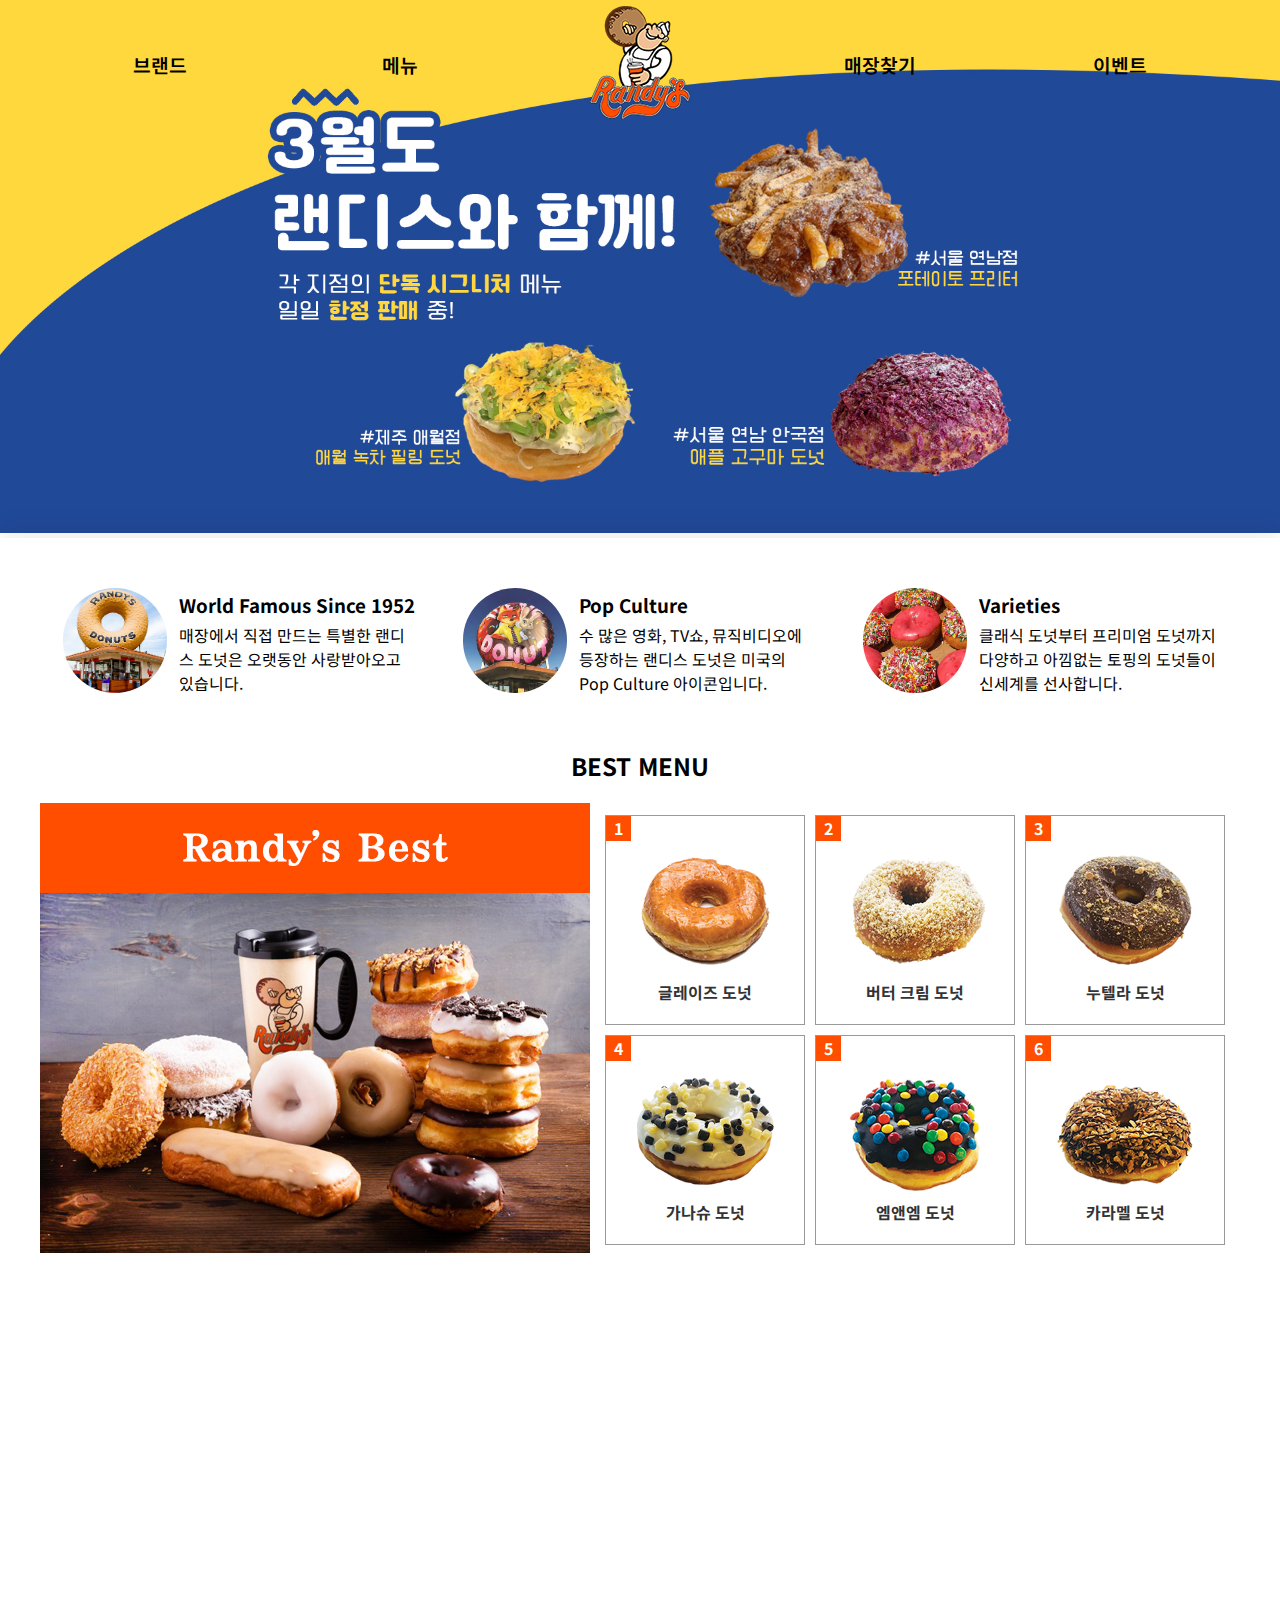
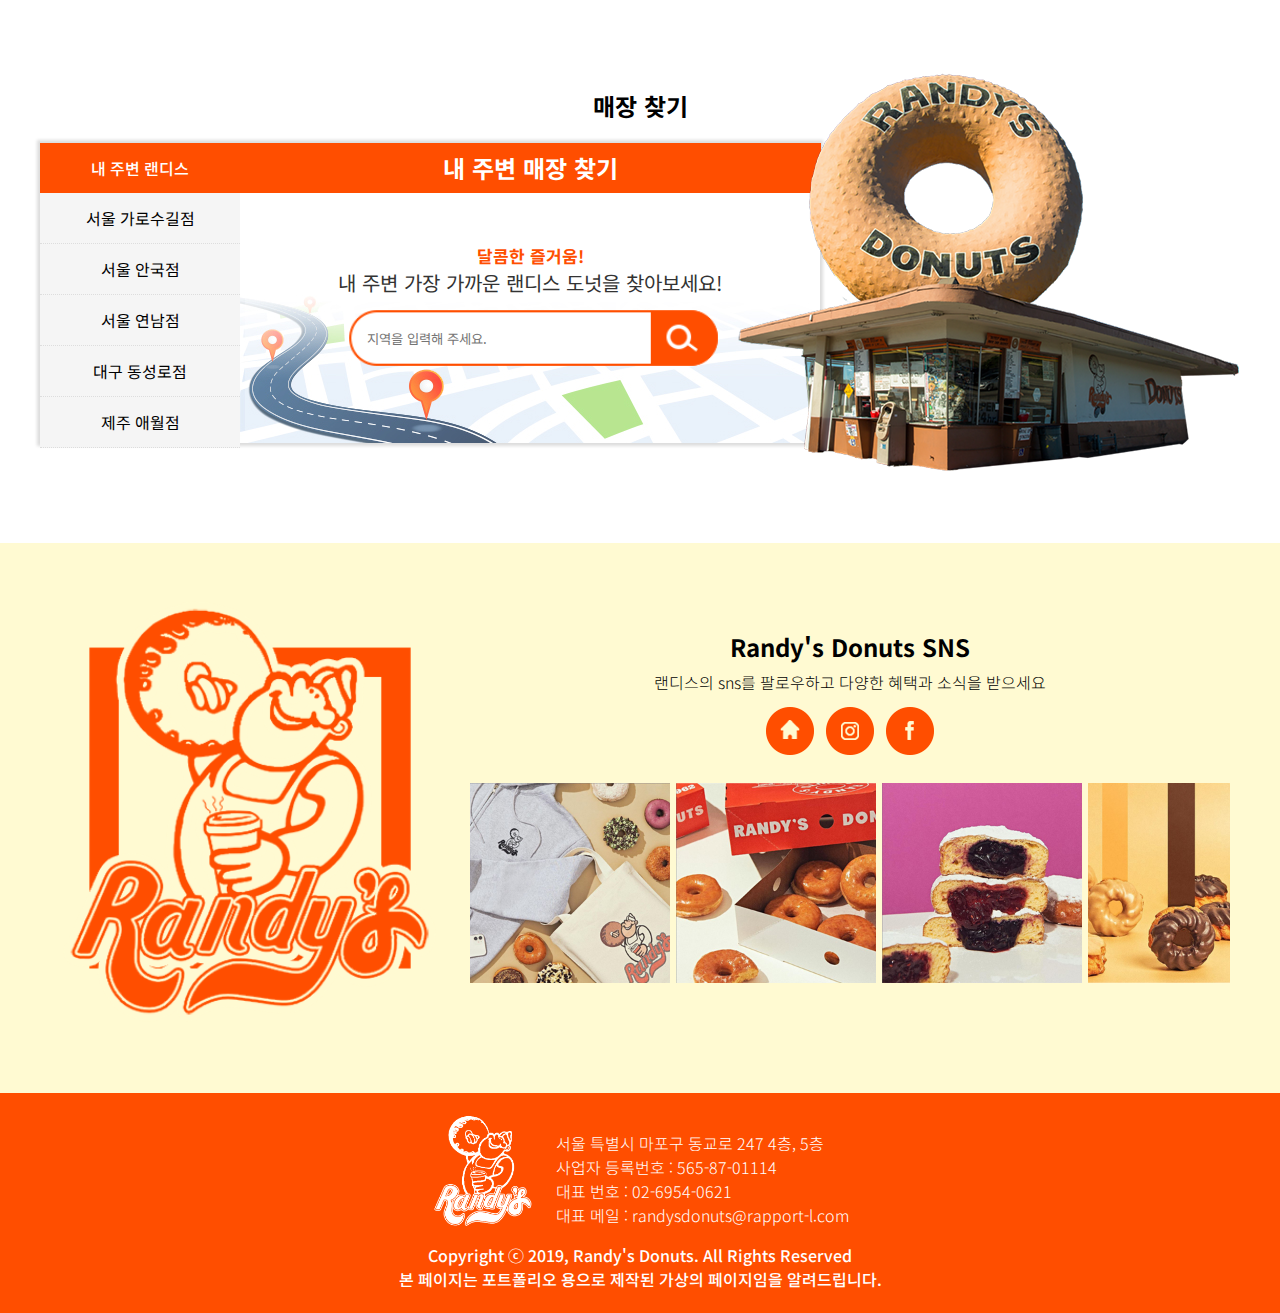
<file: index.html>
<!doctype html>
<html lang="ko">
    <head>
        <title>Randy's Donuts(포트폴리오 페이지)</title>
        <meta charset="utf-8">
        <meta name="viewport" content="width=device-width, initial-scale=1">
        <link href="https://fonts.googleapis.com/css2?family=Noto+Sans+KR:wght@100;300;400;500;700;900&display=swap" rel="stylesheet">
        <link rel="stylesheet" href="css/donut.css" type="text/css">
        <script src="https://ajax.googleapis.com/ajax/libs/jquery/3.5.1/jquery.min.js"></script>
        <script src="js/donut.js"></script>

    </head>
    <body>
        <!--헤더 영역-->
        <header>
            <div class="mobile_logo">
                <img src="img/small_logo.png" alt="randy's donuts logo" onclick="location.href='./index.html'" />
            </div>
            <ul class="pc_nav">
                <li><a href="./sub_brandstory.html">브랜드</a></li>
                <li><a href="./sub_menu.html">메뉴</a></li>
                <li>
                    <img src="img/logo.png" alt="randy's donuts logo" id="big_logo" onclick="location.href='./index.html'"/>
                    <img src="img/small_logo.png" alt="randy's donuts logo" id="small_logo" onclick="location.href='./index.html'"/>
                </li>
                <li><a href="./sub_store.html">매장찾기</a></li>
                <li><a href="./sub_event.html">이벤트</a></li>
            </ul>
        </header>
        <!--콘텐츠 영역-->
        <main>
            <!--메인 슬라이드 영역-->
            <div class="slider_wrap">
                <!--slider_wrap안에 item과 똑같은 컨텐츠를 넣음으로써 반응형height값 지정-->
                    <img src="img/slider1.jpg" alt="3월도 랜디스와 함께! 각 지점의 단독 시그니처 메뉴 일일 한정 판매 중!" class="slidepc"/>
                    <img src="img/slider1_res.jpg" alt="3월도 랜디스와 함께! 각 지점의 단독 시그니처 메뉴 일일 한정 판매 중!" class="slideres"/>
                    <img src="img/slider1_m.jpg" alt="3월도 랜디스와 함께! 각 지점의 단독 시그니처 메뉴 일일 한정 판매 중!" class="slidemo"/>
                    <img src="img/370slider1.jpg" alt="3월도 랜디스와 함께! 각 지점의 단독 시그니처 메뉴 일일 한정 판매 중!" class="slider370"/>
            <ul class="mslider">
                <li class="item">
                    <img src="img/slider1.jpg" alt="3월도 랜디스와 함께! 각 지점의 단독 시그니처 메뉴 일일 한정 판매 중!" class="slidepc"/>
                    <img src="img/slider1_res.jpg" alt="3월도 랜디스와 함께! 각 지점의 단독 시그니처 메뉴 일일 한정 판매 중!" class="slideres"/>
                    <img src="img/slider1_m.jpg" alt="3월도 랜디스와 함께! 각 지점의 단독 시그니처 메뉴 일일 한정 판매 중!" class="slidemo"/>
                    <img src="img/370slider1.jpg" alt="3월도 랜디스와 함께! 각 지점의 단독 시그니처 메뉴 일일 한정 판매 중!" class="slider370"/>
                </li>
                <li class="item">
                    <img src="img/slider3.jpg" alt="랜디스 도넛 5호점 오픈 서울 안국점 서울 종로구 재동 107-1, 1층" class="slidepc"/>
                    <img src="img/slider3_res.jpg" alt="랜디스 도넛 5호점 오픈 서울 안국점 서울 종로구 재동 107-1, 1층" class="slideres"/>
                    <img src="img/slider3_m.jpg" alt="랜디스 도넛 5호점 오픈 서울 안국점 서울 종로구 재동 107-1, 1층" class="slidemo"/>
                    <img src="img/370slider2.jpg" alt="랜디스 도넛 5호점 오픈 서울 안국점 서울 종로구 재동 107-1, 1층" class="slider370"/>
                </li>
                <li class="item">
                    <img src="img/slider2.jpg" alt="랜디스 도넛 굿즈 증정 이벤트 랜디스만의 특별한 굿즈를 얻을 기회 놓치지 마세요!" class="slidepc"/>
                    <img src="img/slider2re.jpg" alt="랜디스 도넛 굿즈 증정 이벤트 랜디스만의 특별한 굿즈를 얻을 기회 놓치지 마세요!" class="slideres"/>
                    <img src="img/slider2_m.jpg" alt="랜디스 도넛 굿즈 증정 이벤트 랜디스만의 특별한 굿즈를 얻을 기회 놓치지 마세요!" class="slidemo"/>
                    <img src="img/370slider3.jpg" alt="랜디스 도넛 굿즈 증정 이벤트 랜디스만의 특별한 굿즈를 얻을 기회 놓치지 마세요!" class="slider370"/>
                </li>
            </ul>
            </div>
            <!--이벤트 영역-->
            <div class="event">
                <div class="bs_wrap">
                    <div class="bs">
                        <div class="bs_img">
                            <img src="img/worldfamous.jpg" alt="since1952"/>
                        </div>
                        <div class="bs_txt">
                            <h3>World Famous Since 1952</h3>
                            <p>매장에서 직접 만드는 특별한 랜디스 도넛은 오랫동안 사랑받아오고 있습니다.</p>
                        </div>
                    </div>
                    <div class="bs">
                        <div class="bs_img">
                            <img src="img/popculture.jpg" alt="popculture"/>
                        </div>
                        <div class="bs_txt">
                            <h3>Pop Culture</h3>
                            <p>수 많은 영화, TV쇼, 뮤직비디오에 등장하는 랜디스 도넛은 미국의 Pop Culture 아이콘입니다.</p>
                        </div>
                    </div>
                    <div class="bs">
                        <div class="bs_img">
                            <img src="img/varieties.jpg" alt="varieties"/>
                        </div>
                        <div class="bs_txt">
                            <h3>Varieties</h3>
                            <p>클래식 도넛부터 프리미엄 도넛까지 다양하고 아낌없는 토핑의 도넛들이 신세계를 선사합니다.</p>
                        </div>
                    </div>
                </div>
            </div>
            <!--메뉴 영역-->
            <div class="menu">
                <div class="menu_tit">
                    <h2>BEST MENU</h2>
                </div>
                <div class="menu_con">
                    <div class="menu_sig" onclick="location.href='./sub_menu.html'">
                        <img src="img/best.jpg" alt="randy's best menu"/>
                    </div>
                    <div class="menu_sub">
                        <div class="me" onclick="location.href='./sub_menu.html'">
                            <div class="menu_num">1</div>
                            <img src="img/index_menu/1.png" alt="글레이즈 도넛"/>
                            <div class="menu_name">글레이즈 도넛</div>
                        </div>
                        <div class="me" onclick="location.href='./sub_menu.html'">
                            <div class="menu_num">2</div>
                            <img src="img/index_menu/2.png" alt="버터 크림 도넛"/>
                            <div class="menu_name">버터 크림 도넛</div>
                        </div>
                        <div class="me" onclick="location.href='./sub_menu.html'">
                            <div class="menu_num">3</div>
                            <img src="img/index_menu/3.png" alt="누텔라 도넛"/>
                            <div class="menu_name">누텔라 도넛</div>
                        </div>
                        <div class="me" onclick="location.href='./sub_menu.html'">
                            <div class="menu_num">4</div>
                            <img src="img/index_menu/4.png" alt="가나슈 도넛"/>
                            <div class="menu_name">가나슈 도넛</div>
                        </div>
                        <div class="me" onclick="location.href='./sub_menu.html'">
                            <div class="menu_num">5</div>
                            <img src="img/index_menu/5.png" alt="엠앤엠 도넛"/>
                            <div class="menu_name">엠앤엠 도넛</div>
                        </div>
                        <div class="me" onclick="location.href='./sub_menu.html'">
                            <div class="menu_num">6</div>
                            <img src="img/index_menu/6.png" alt="카라멜 코코넛 도넛"/>
                            <div class="menu_name">카라멜 도넛</div>
                        </div>
                    </div>
                </div>
            </div>
            <!--parallax-->
            <div class="parallaxbg">
                <h2>Have FUN with Randys!</h2>
            </div>
            <!--매장 찾기-->
            <div class="store">
                <div class="store_tit">
                    <h2>매장 찾기</h2>
                </div>
                <div class="search">
                    <ul class="tab_Menu">
                        <li class="tabMenu current">
                            <div class="tab_go">내 주변 랜디스</div>
                            <div id="tabContent01" class="tabPage">
                                <div class="store_top">
                                    <h2>내 주변 매장 찾기</h2>
                                </div>
                                <div class="location_txt">
                                    <p>달콤한 즐거움!</p>
                                    <p>내 주변 가장 가까운 랜디스 도넛을 찾아보세요!</p>
                                </div>
                                <div class="location_form">
                                    <img src="img/search_form.png" alt="매장 찾기"/>
                                    <form>
                                        <input type="text" id="location" name="location" placeholder="지역을 입력해 주세요.">
                                    </form>
                                    <div class="location_ok" onclick="location.href='./sub_store.html'"></div>
                                    <div class="location_form_txt" onclick="location.href='./sub_store.html'">매장 찾기</div>
                                </div>
                            </div>
                        </li>
                        <li class="tabMenu">
                            <div class="tab_go">서울 가로수길점</div>
                            <div class="tabPage">
                                <div class="store_top">
                                    <h2>서울 가로수길점</h2>
                                </div>
                                <div class="store_img">
                                    <img src="img/garosu.jpg" alt="랜디스 도넛 서울 가로수길점"/>
                                </div>
                                <div class="store_txt">
                                    <ul>
                                        <li>주소</li>
                                        <li>서울 특별시 강남구 도산대로 15길 16</li>
                                        <li>영업시간</li>
                                        <li>월 ~ 일 / AM11:00 - PM21:00</li>
                                        <li>전화번호</li>
                                        <li>02-511-3255</li>
                                        <li>주차</li>
                                        <li>불가능</li>
                                    </ul>
                                </div>
                            </div>
                        </li>
                        <li class="tabMenu">
                            <div class="tab_go">서울 안국점</div>
                            <div class="tabPage">
                                <div class="store_top">
                                    <h2>서울 안국점</h2>
                                </div>
                                <div class="store_img">
                                    <img src="img/angug.jpg" alt="랜디스 도넛 서울 안국점"/>
                                </div>
                                <div class="store_txt">
                                    <ul>
                                        <li>주소</li>
                                        <li>서울 특별시 종로구 북촌동 3, 1층(재동)</li>
                                        <li>영업시간</li>
                                        <li>월 ~ 일 / AM11:00 - PM21:00</li>
                                        <li>전화번호</li>
                                        <li>02-747-0621</li>
                                        <li>주차</li>
                                        <li>불가능</li>
                                    </ul>
                                </div>
                            </div>
                        </li>
                        <li class="tabMenu">
                            <div class="tab_go">서울 연남점</div>
                            <div class="tabPage">
                                <div class="store_top">
                                    <h2>서울 연남점</h2>
                                </div>
                                <div class="store_img">
                                    <img src="img/yeon.jpg" alt="랜디스 도넛 서울 연남점"/>
                                </div>
                                <div class="store_txt">
                                    <ul>
                                        <li>주소</li>
                                        <li>서울 특별시 마포구 동교로 247</li>
                                        <li>영업시간</li>
                                        <li>월 ~ 일 / AM11:00 - PM21:00</li>
                                        <li>전화번호</li>
                                        <li>02-322-0621</li>
                                        <li>주차</li>
                                        <li>불가능</li>
                                    </ul>
                                </div>
                            </div>
                        </li>
                        <li class="tabMenu">
                            <div class="tab_go">대구 동성로점</div>
                            <div class="tabPage">
                                <div class="store_top">
                                    <h2>대구 동성로점</h2>
                                </div>
                                <div class="store_img">
                                    <img src="img/dong.jpg" alt="랜디스 도넛 대구 동성로점"/>
                                </div>
                                <div class="store_txt">
                                    <ul>
                                        <li>주소</li>
                                        <li>대구 광역시 중구 공평동 동성로 6길 56</li>
                                        <li>영업시간</li>
                                        <li>월 ~ 일 / AM11:00 - PM21:00</li>
                                        <li>전화번호</li>
                                        <li>053-255-1222</li>
                                        <li>주차</li>
                                        <li>불가능</li>
                                    </ul>
                                </div>
                            </div>
                        </li>
                        <li class="tabMenu">
                            <div class="tab_go">제주 애월점</div>
                            <div class="tabPage">
                                <div class="store_top">
                                    <h2>제주 애월점</h2>
                                </div>
                                <div class="store_img">
                                    <img src="img/aewol.jpg" alt="랜디스 도넛 제주 애월점"/>
                                </div>
                                <div class="store_txt">
                                    <ul>
                                        <li>주소</li>
                                        <li>제주도 제주시 애월읍 애월리 2471</li>
                                        <li>영업시간</li>
                                        <li>월 ~ 일 / AM10:00 - PM19:00</li>
                                        <li>전화번호</li>
                                        <li>064-799-0610</li>
                                        <li>주차</li>
                                        <li>가능</li>
                                    </ul>
                                </div>
                            </div>
                        </li>
                    </ul>
                </div>
                <div class="building">
                    <img src="img/building.png" alt="randy's building"/>
                </div>
            </div>
            <!--sns-->
            <div class="sns_wrap">
                <div class="sns">
                    <div class="main_sns">
                        <img src="img/fatboy.png" alt="randy's fatboy"/>
                    </div>
                    <div class="sub_sns">
                        <div class="re_sns">
                            <img src="img/fatboy.png" alt="randy's fatboy" />
                        </div>
                        <div class="sns_up">
                            <div class="sns_tit">
                                <h2>Randy's Donuts SNS</h2>
                                <p>랜디스의 sns를 팔로우하고 다양한 혜택과 소식을 받으세요</p>
                            </div>
                            <div class="sns_icon">
                                <div class="icon">
                                    <img src="img/home.png" alt="randy's donuts official home" onclick="window.open('http://randysdonuts.com/')"/>
                                </div>
                                <div class="icon">
                                    <img src="img/instagram.png" alt="randy's donuts instagram" onclick="window.open('https://www.instagram.com/randysdonuts1952kr/')"/>
                                </div>
                                <div class="icon">
                                    <img src="img/facebook.png" alt="randy's donuts facebook" onclick="window.open('https://www.facebook.com/randysdonutskr')"/>
                                </div>
                            </div>
                        </div>
                        
                        <div class="sns_ani_wrap">
                        <ul class="sns_pic">
                            <li class="insta">
                                <img src="img/sns/pic9.jpg" alt="instadonut"/>
                            </li>    
                            <li class="insta">
                                <img src="img/sns/pic8.jpg" alt="instadonut"/>
                            </li>
                            <li class="insta">
                                <img src="img/sns/pic10.jpg" alt="instadonut"/>
                            </li>
                            <li class="insta">
                                <img src="img/sns/pic4.jpg" alt="instadonut"/>
                            </li>
                            <li class="insta">
                                <img src="img/sns/pic2.jpg" alt="instadonut"/>
                            </li>
                            <li class="insta">
                                <img src="img/sns/pic1.jpg" alt="instadonut"/>
                            </li>
                            <li class="insta">
                                <img src="img/sns/pic3.jpg" alt="instadonut"/>
                            </li>
                            <li class="insta">
                                <img src="img/sns/pic6.jpg" alt="instadonut"/>
                            </li>
                            <li class="insta">
                                <img src="img/sns/pic7.jpg" alt="instadonut"/>
                            </li>
                            <li class="insta">
                                <img src="img/sns/pic5.jpg" alt="instadonut"/>
                            </li>
                            <li class="insta">
                                <img src="img/sns/pic9.jpg" alt="instadonut"/>
                            </li>
                            <li class="insta">
                                <img src="img/sns/pic8.jpg" alt="instadonut"/>
                            </li>
                            <li class="insta">
                                <img src="img/sns/pic10.jpg" alt="instadonut"/>
                            </li>
                            <li class="insta">
                                <img src="img/sns/pic4.jpg" alt="instadonut"/>
                            </li>
                        </ul>
                        </div>
                    </div>
                </div>
            </div>
            <!--sns끝-->
        </main>
        <footer>
            <div class="footer_content">
                <div class="footer_img">
                    <img src="img/white_logo.png" alt="footer logo"/>
                </div>
                <div class="footer_txt">
                    <p>서울 특별시 마포구 동교로 247 4층, 5층</p>
                    <p>사업자 등록번호 : 565-87-01114</p>
                    <p>대표 번호 : 02-6954-0621</p>
                    <p>대표 메일 : randysdonuts@rapport-l.com</p>
                </div>
                <div class="footer_copy">
                    <p>Copyright ⓒ 2019, Randy's Donuts. All Rights Reserved</p>
                    <p>본 페이지는 포트폴리오 용으로 제작된 가상의 페이지임을 알려드립니다.</p>
                </div>
            </div>
            
            <div class="top_btn">
                <div class="top_tri"></div>
            </div>
        </footer>
    </body>
</html>
</file>
<file: css/donut.css>
*{
    margin: 0;
    padding: 0;
    box-sizing: border-box;
    font-family: 'Noto Sans KR', sans-serif;
}
ul, li{list-style-type: none;}
a{color: #333; text-decoration: none;}
img{width: 100%; }

/*default_1280~1920*/
/*헤더 영역*/
header{
    width: 100%;
    height: 130px;
    position:absolute;
    z-index: 999;
    transition: all 0.2s ease-in-out;
}
.fixed{
    position: fixed; 
    background: white; 
    transition: 0.5s; 
    background: white;
    border-bottom: 1px solid #ccc;
}
.fixed .pc_nav>li>a{color: black;}
.mobile_logo{display: none;}
header>.pc_nav{
    display: flex;
    width: 1200px;
    height: 100%;
    justify-content: space-around;
    align-items: center;
    margin: 0 auto;
    padding: 10px 0;
}
.pc_nav>li{
    font-size:1.2rem;
    font-weight: 600;
    text-align:center;
    width: 100px;
}
.pc_nav>li>a{
    color: #000;
    padding: 10px 12px;
}
.pc_nav>li:nth-child(3){cursor:pointer;}
#small_logo{display:none;}

/*콘텐츠 영역*/
main{
    width: 100%;
    display: flex;
    flex-wrap: wrap;
    justify-content: center;
}
/*메인 슬라이드 영역*/
.slider_wrap{
    width:100%;
    position: relative;    
    overflow: hidden;
    min-height:334px;
}
.mslider{
    width: 300%;
    position: absolute; 
    top: 0px;
    left: 0px;
    display: flex;
}
.mslider>li{float: left;}
.item img{
    display: block;
}
.slideres{display:none !important;}
.slidemo{display:none !important;}
.slider370{display:none !important;}

/*
.sliderbtn{
    position:absolute;
    bottom: 25px;
    left: 50%;
    transform:translateX(-50%);
}
.slider_circle{
    width: 15px;
    height: 15px;
    border-radius: 15px;
    background: #ccc;
    float: left;
    margin-right: 10px;
    cursor:pointer;
}
.slider_circle:last-child{margin-right: 0;}
.slider_circle:hover{background: #aaa;}
*/
/*이벤트 영역*/
.event{
    width: 100%;
    margin: 0 auto;
    position: relative;
    margin-bottom: 50px;
    padding-top: 50px;
    box-shadow: 0 -15px 18px 0px rgb(0 0 0 / 5%);

}
.bs_wrap{
    width: 1200px;
    margin:0 auto;
    display: flex;
    justify-content: space-evenly;
    align-items: center;
}
.bs{
    width: 400px;
    display: flex;
    flex-direction:row;
    align-items: center;
    padding: 0 23px;
}
.bs_img{
    width: 150px;
    border-radius: 200px;
}
.bs_img>img{
    border-radius: 200px;
}
.bs_txt{
    width:100%;
    padding-left:12px;
}
.bs_txt>h3{
    margin-bottom:5px;
}
/*메뉴 영역*/
.menu{
    width: 1200px;
    margin-bottom: 50px;
}
.menu_tit{
    text-align:center;
    margin-bottom: 20px;
}
.menu_con{
    width: 1200px;
    display: flex;
}
.menu_sig{
    width: 550px;
    min-height:200px;
    cursor: pointer;
    /*
    background: pink;
    background-image: url(../img/best.jpg);
    background-position: center center;
    background-size: cover;
    */
}
.menu_sub{
    width:650px;
    display:flex;
    flex-wrap: wrap;
    align-content: center;
    justify-content: center;
}
.me{
    width:200px;
    height: 210px;
    background: white;
    margin-right:10px;
    position:relative;
    border: 1px solid #999;
    cursor: pointer;
}
.me:nth-child(3n){margin-right:0;}
.me:nth-of-type(1){margin-bottom:10px;}
.menu_num{
    position:absolute;
    top:0px;
    left: 0px;
    width: 25px;
    height: 25px;
    background-color: #ff4e00;
    color: white;
    text-align: center;
    line-height: 24px;
    font-weight: bold;
}
.menu_name{
    position:absolute;
    width: 100%;
    bottom: 20px;
    left: 50%;
    transform: translateX(-50%);
    text-align: center;
    color: #333;
    font-weight: bold;
}
/*parallaxbg*/
.parallaxbg{
    width:100%;
    height: 300px;
    background-image: url(../img/pa.jpg);
    background-size: cover;
    background-position: center center;
    background-attachment: fixed;
    display: flex;
    justify-content: center;
    align-items: center;
    color: white;
    margin-bottom: 80px;
}
/*매장찾기 영역*/
.store{
    width: 1200px;
    position: relative;
    margin-bottom: 100px;
}
.store_tit{
    text-align: center;
    margin-bottom:20px;
}
.building{
    position:absolute;
    width: 502px;
    height: 400px;
    bottom: -30px;
    right: 0px;
    z-index:1;
    background: url('../img/building.png') no-repeat center center;
}
.building>img{display:none;}
.search{
    width: 780px;
    float: left;
    height:300px;
    display: flex;
    box-shadow: 0 0 3px 3px #ddd;
    position:relative;
}
.tabMenu {
    width: 200px;
    text-align: center;
    cursor: pointer;
    background: #f5f5f5;
    border-bottom: 1px dotted #ddd;
}
.tab_go { 
    color: #000000; 
    font-weight: 400;
    height: 50px;
    line-height: 50px;
}

.current { 
    background-color: #ff4e00; 
    border-bottom:hidden; 
    transition: all 0.3s linear;
}
.current>div{z-index: 1;}
.current>.tab_go {color: white; font-weight: 500;}
current::before{
    content:"";
    position:absolute;
    width:0;
    height:0;
    border-left: 21px solid white;
    border-top: 26px solid transparent;
    border-bottom: 26px solid transparent;
    top:-1px;
    left:0px;
}
.current::after{
    content:"";
    position:absolute;
    height:50px;
    background: #ff4e00;
    top: 0px;
    right: -1px;
    width: 1px;
}
.tabPage{
    width: 580px; 
    height: 300px;
    border-top: 0px;
    background: #ff4e00;
    position: absolute;
    top: 0px;
    right: 0px;
}
#tabContent01{
    background:url(../img/store1.jpg) no-repeat center center / cover;
}
.location_txt{
    text-align: center;
    padding-top: 50px;
    margin-bottom: 12px;
    color:#333; 
    font-size: 20px;
}
.location_txt>p:first-child{color: #ff4e00; font-weight: bold; font-size: 17px;}
.location_form{
    width: 65%;
    margin: 0 auto;
    padding-left: 6px;
    position: relative;
}
.location_form>form{
    width: 280px; 
    height: 45px;
    position: absolute;
    top: 7px;
    left: 25px;
}
.location_form input{
    border: none;
    height: 45px;
    width: 280px;
    color: dimgray;
}
.location_ok{
    position:absolute;
    width: 70px;
    height: 58px;
    border-radius: 0 25px 25px 0;
    cursor: pointer;
    top:0;
    right: 0;
}
.location_form_txt{display: none;}
.store_top{
    width:100%;
    height: 50px;
    color: white;
    text-align: center;
    line-height: 49px;
    background:#ff4e00;
}
.store_img{
    width: 250px;
    height: 250px;
    padding: 15px;
    float: left;
}
.store_txt{
    width: 330px;
    height: 250px;
    float: left;
    background: #fffad2;
    display: flex;
    align-items: center;
    text-align: start;
    padding: 20px;
}
.store_txt>ul{width: 330px;}
.store_txt>ul>li:nth-child(2n-1){font-weight: 500; color: #111; }
.store_txt>ul>li:nth-child(2n){margin-bottom: 6px; color: #333; font-weight: 300;}
/*sns 영역*/
.sns_wrap{
    width:100%;
    background:#fffad2;
    padding:50px 0 100px 0;
    display: flex;
    justify-content: center;
    overflow-x: hidden;
}
.sns{
    width:1200px;
    height: 400px;
    display:flex;
}
.main_sns{
    width: 35%;
    height: 100%;
    position: relative;
}

.sub_sns{
    width: 65%;
    height: 100%;
    padding: 10px;
    display: flex;
    flex-wrap:wrap;
    align-items: flex-end;
    justify-content:center;
}
.re_sns{display: none;}
.sns_tit{
    width: 100%;
    text-align: center;
    margin-bottom: 12px;
}
.sns_tit>p{
    font-weight: 300;
    margin-top: 6px;
}
.sns_icon{
    justify-content: center;
    display: flex;
    width:100%;
}
.icon{
    width: 50px; 
    height: 50px; 
    border-radius:25px;
    margin-right:10px;
    cursor: pointer;
}
.icon:last-child{margin-right:0;}
.sns_ani_wrap{
    width: 800px;
    position: relative;
    height: 200px;
    overflow: hidden;
}
.sns_pic{
    display:flex;  
    position: absolute;
    top:0px;
    left: 0px;
    animation: infinite sns 28s 0.5s linear;
    -webkit-animation: infinite sns 28s 0.5s linear;
    -mos-animation: infinite sns 28s 0.5s linear;
    -o-animation: infinite sns 28s 0.5s linear;
    -ms-animation: infinite sns 28s 0.5s linear;
}
@keyframes sns{
    from{left:0px;}
    to{left: -2060px;}
}
@-webkit-keyframes sns{
    from{left:0px;}
    to{left: -2060px;}
}
@-moz-keyframes sns{
    from{left:0px;}
    to{left: -2060px;}
}
@-ms-keyframes sns{
    from{left:0px;}
    to{left: -2060px;}
}
@-o-keyframes sns{
    from{left:0px;}
    to{left: -2060px;}
}
.sns_pic:hover{
    animation-play-state: paused;
}

.insta{
    max-width: 200px; 
    height: 200px; 
    margin-right: 6px; 
    float: left; 
    cursor:pointer;
}
.insta>img{
    width: 200px;
    height: 200px;
}
/*footer*/
footer{
    width: 100%;
    height: 220px;
    background:#ff4e00;
}
.footer_content{
    max-width: 1200px;
    margin: 0 auto;
    height: 220px;
    display: flex;
    flex-direction: row;
    flex-wrap:wrap;
    justify-content: center;
    align-content: center;
    align-items: center;
    color: white;
}
.footer_img{
    width: 100px;
    margin-right: 24px;
    margin-bottom: 10px;
}
.footer_txt{font-weight: 300;}
.footer_copy{
    width: 100%;
    text-align: center;
    font-weight:500;
}

/*top버튼*/
.top_btn{
    position:fixed;
    bottom: 30px;
    right: 30px;
    width: 40px;
    height: 40px;
    background: rgba(255,150,0,0.5);
    cursor:pointer;
    z-index: 10;
    color: white;
    font-weight: bold;
}
.top_tri{
    position: absolute;
    width: 0px;
    height: 0px;
    border-bottom: 10px solid #fff;
    border-left: 6px solid transparent;
    border-right: 6px solid transparent;
    top: 50%;
    left: 50%;
    transform: translate(-53%,-60%);
    z-index:10;
    user-select: none;
}


/*반응형 시작(기본1280~1920)*/

/*(1024~1280)*/
@media only screen and (max-width: 1279px){
    header{height: 110px;}
    header>.pc_nav{width: 100%; padding: 10px 0 4px 0;}
    .pc_nav img{width: 80px;}
    .slideres{display: block !important;}
    .slidepc{display:none !important;}
    .bs_wrap{width:100%;}
    .bs{padding: 0 12px;}
    .menu{width: 100%;}
    .menu_tit{width:100%;}
    .menu_con{width: 100%; justify-content: center; padding: 10px;}
    .menu_sub{padding-left: 10px;}
    .me{width: 32%; height: auto;}
    .me:nth-child(2){margin-bottom: 10px;}
    .me:nth-child(3){margin-bottom: 10px;}
    .menu_name{bottom: 15px;}
    .parallaxbg{height: 260px;}
    .building{display: none;}
    .search{float:none; margin: 0 auto;}
    .main_sns>img{position:absolute; bottom: -38px; min-width:370px;}
    .top_btn{right: 20px; bottom: 20px;}
}

/*(768~1024)*/
@media only screen and (max-width:1023px){
    header{height: 70px;}
    header>.pc_nav{padding: 0;}
    .pc_nav a{font-size: 1rem;}
    #big_logo{display:none;}
    #small_logo{display:block;}
    .pc_nav img{width:100%;}
    .bs{flex-direction: column;}
    .bs_txt>h3{text-align: center;}
    .menu_sig{display: none; }
    .menu_sub{width: 100%; padding-left: 0px;}
    .parallaxbg{height: 170px;}
    .store{width: 100%;}
    .search{width: 676px;}
    .tabMenu{width: 160px;}
    .tabPage{width: 516px;}
    .store_txt{width: 266px; padding: 12px; font-size: 15px;}
    .location_form input{height: 43px; width: 248px;}
    .location_form>form{ top: 5px; left: 10px;}
    .sns{width: 100%; height: auto; flex-direction: column; align-items: center;}
    .main_sns{display: none;}
    .sub_sns{width: 90%; align-items: center;}
    .re_sns{display: block; width: 40%; }
    .sns_tit{text-align: start;}
    .sns_icon{justify-content: flex-start;}
}

/*(480~768)*/
@media only screen and (max-width:767px){
    .slidemo{display: block !important;}
    .slideres{display: none !important;}
    .event{padding-top: 40px;}
    .bs_wrap{flex-direction: column;}
    .bs{flex-direction: row; width: 90%; margin-bottom: 12px;}
    .bs_txt>h3{text-align: start;}
    .me{width: 47%;}
    .me:nth-child(2n-1){margin-right: 10px;}
    .me:nth-child(2n){margin-right:0px;}
    .me:nth-child(4){margin-bottom:10px;}
    .parallaxbg{background:url(../img/mobilepa.jpg) no-repeat center center/ cover;}
    .search{width:90%; display: block;}
    .tabPage{display: none;}
    #tabContent01{display: block;}
    .tabPage{width: 100%;}
    .location_form>form{display: none;}
    .location_form>img{display: none;}
    .location_ok{display: none;}
    .location_form{width: 160px; height: 50px; background: #ff4e00; padding-left: 0; cursor:pointer;}
    .location_form_txt{width: 100%;display: block; color: white; text-align: center; line-height: 49px; font-size: 1.2rem; font-weight: 300; user-select: none;}
    .re_sns{display: none;}
    .sns_tit{text-align: center;}
    .sns_icon{justify-content:center;}
    .sns_up{margin-bottom: 20px;}
    .insta{max-width: 150px; height: 150px;}
    .insta>img{width: 150px; height:150px;}
    .sns_wrap{padding: 50px 0 70px 0;}
    .sns_ani_wrap{height: 150px;}
    @keyframes sns{
        from{left:0px;}
        to{left: -1560px;}
    }
    @-webkit-keyframes sns{
        from{left:0px;}
        to{left: -1560px;}
    }
    @-moz-keyframes sns{
        from{left:0px;}
        to{left: -1560px;}
    }
    @-ms-keyframes sns{
        from{left:0px;}
        to{left: -1560px;}
    }
    @-o-keyframes sns{
        from{left:0px;}
        to{left: -1560px;}
    }
}

/*(370~480)*/
@media only screen and (max-width:479px){
    .pc_nav>li{width:25%;}
    .pc_nav>li:nth-child(3){display: none;}
    .mobile_logo{display: block; display: flex; justify-content: center; padding-top: 6px;}
    .mobile_logo>img{width:105px; height: 45px; cursor:pointer;}
    header>.pc_nav{height: 36px;}
    header{height: 88px;}
    .slider370{display: block!important;}
    .slidemo{display: none !important;}
    footer{height: 360px; display: flex; align-items: center;}
    .footer_img{margin-bottom: 0; margin-right: 0;}
    .footer_content{flex-direction:column; flex-wrap: nowrap;}
    .insta{max-width: 100px; height: 100px;}
    .insta>img{width: 100px; height: 100px;}
    .sns_ani_wrap{height: 100px;}
        @keyframes sns{
        from{left:0px;}
        to{left: -1060px;}
    }
    @-webkit-keyframes sns{
        from{left:0px;}
        to{left: -1060px;}
    }
    @-moz-keyframes sns{
        from{left:0px;}
        to{left: -1060px;}
    }
    @-ms-keyframes sns{
        from{left:0px;}
        to{left: -1060px;}
    }
    @-o-keyframes sns{
        from{left:0px;}
        to{left: -1060px;}
    }
}
</file>
